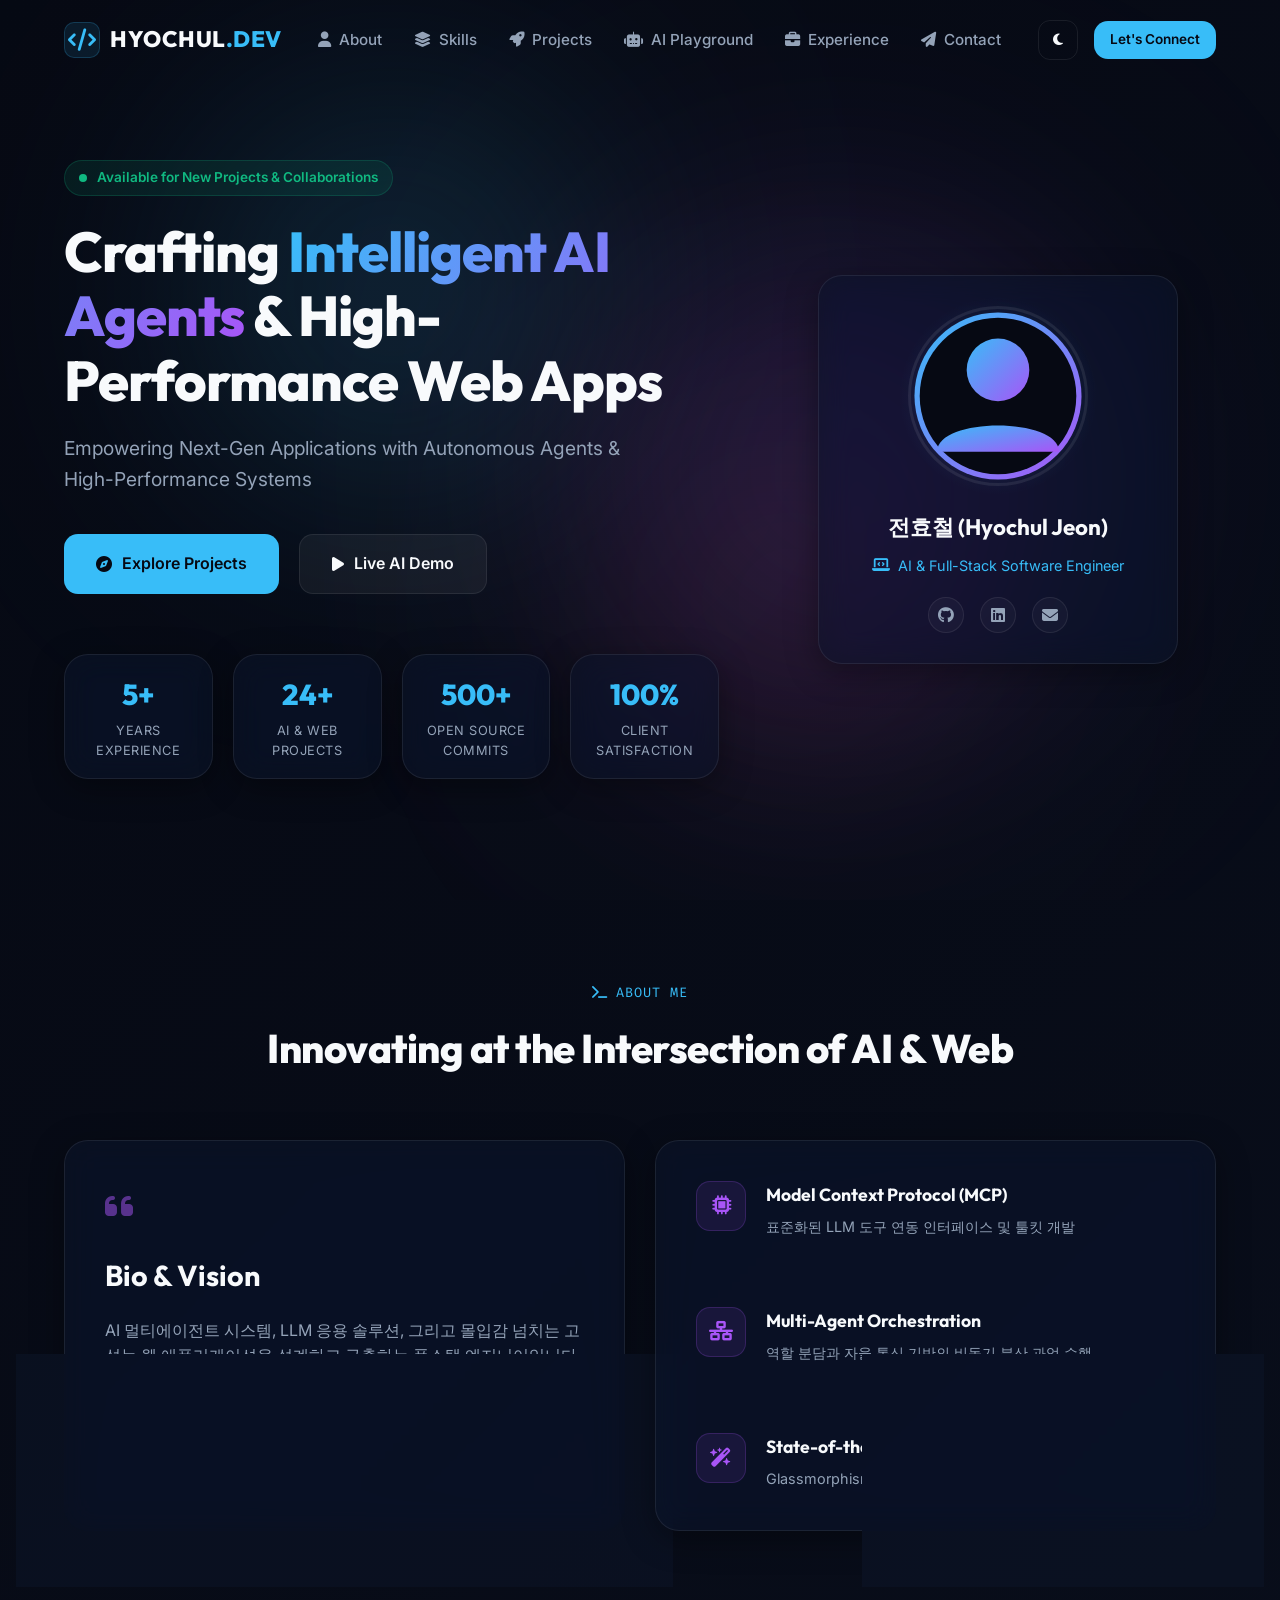
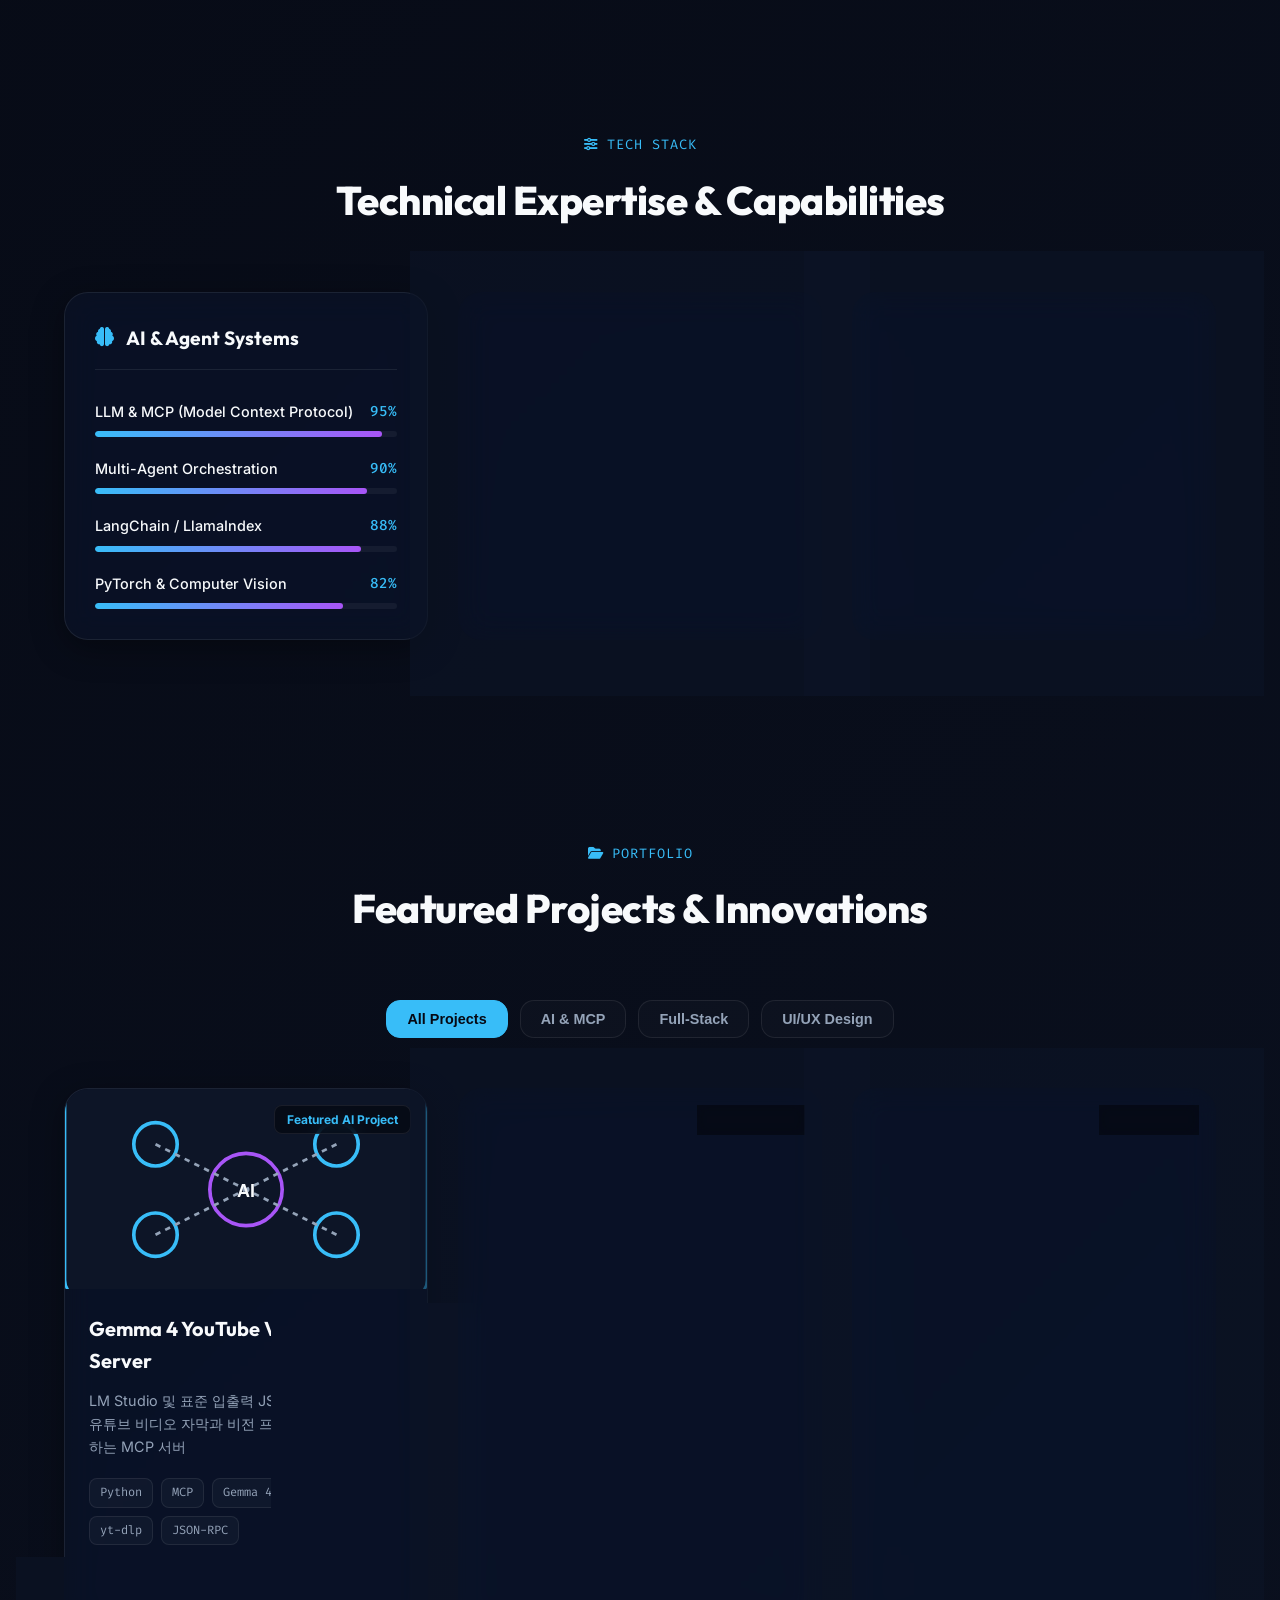
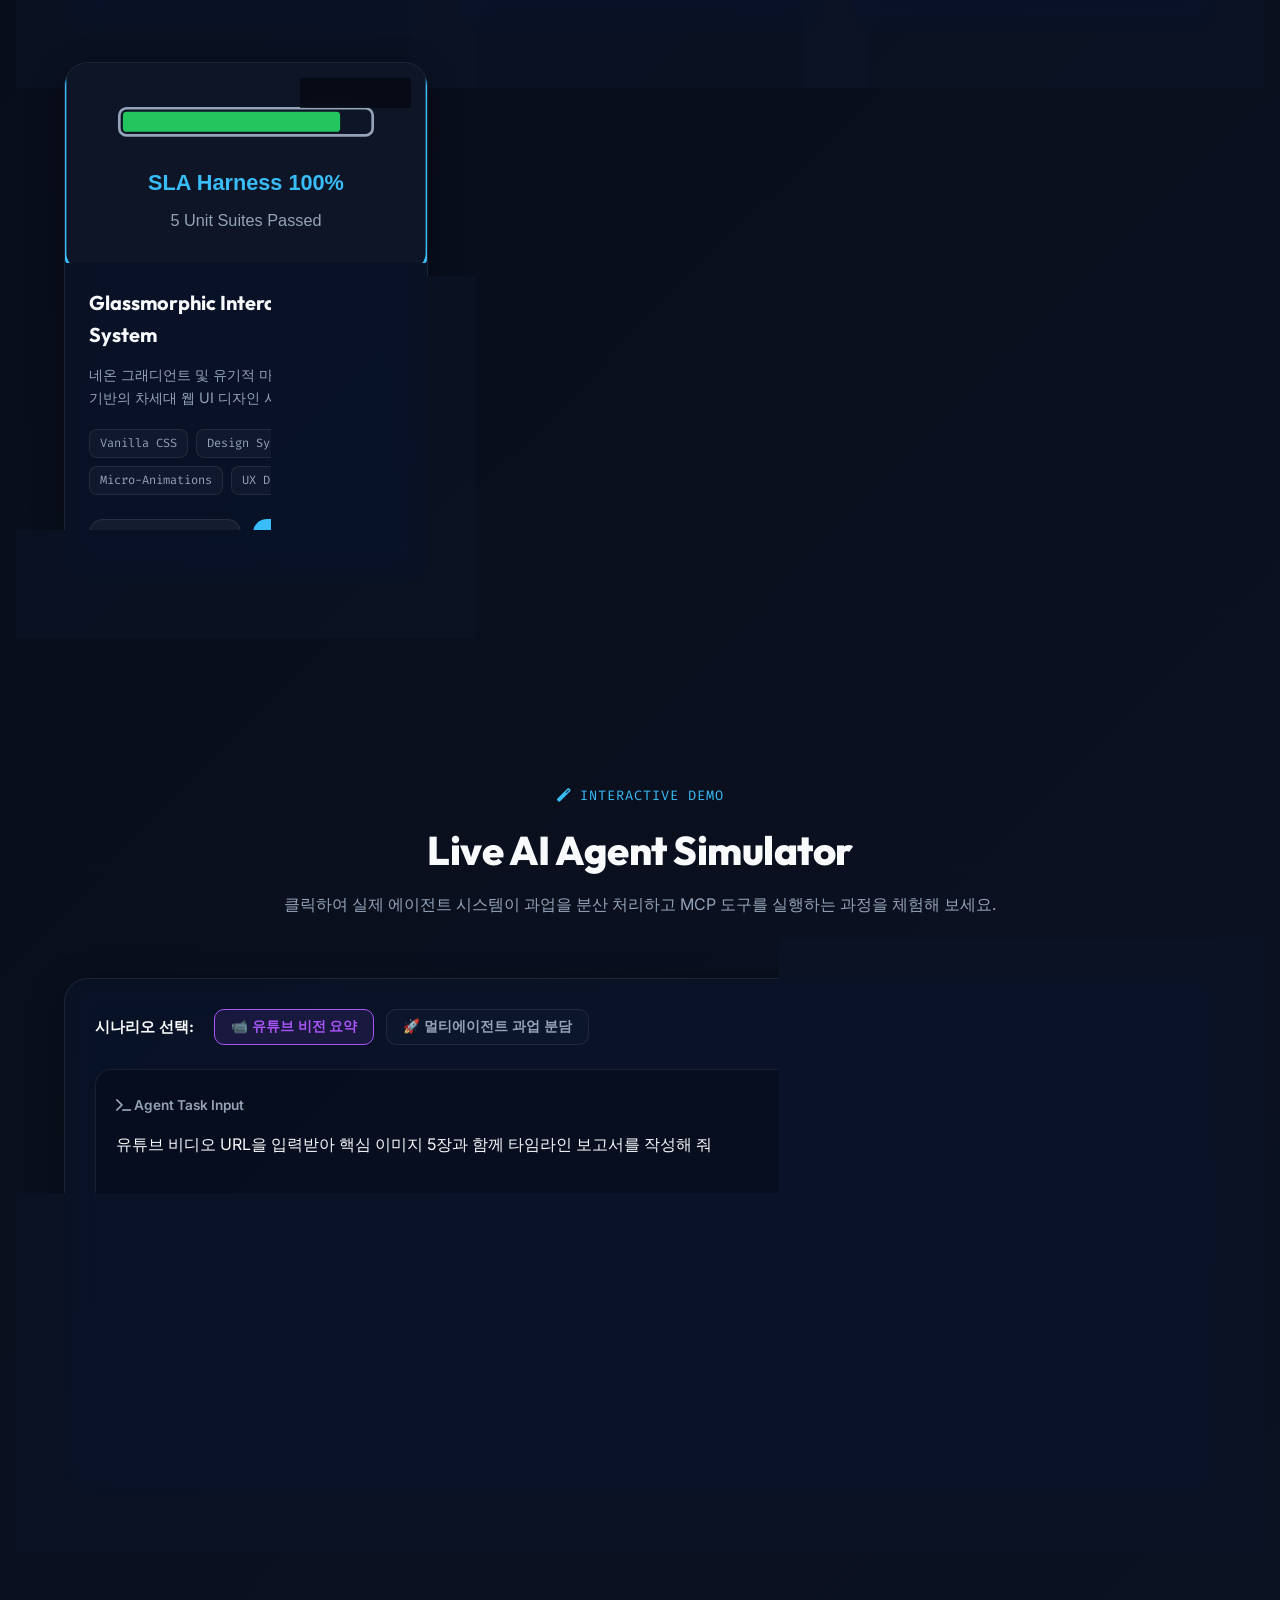
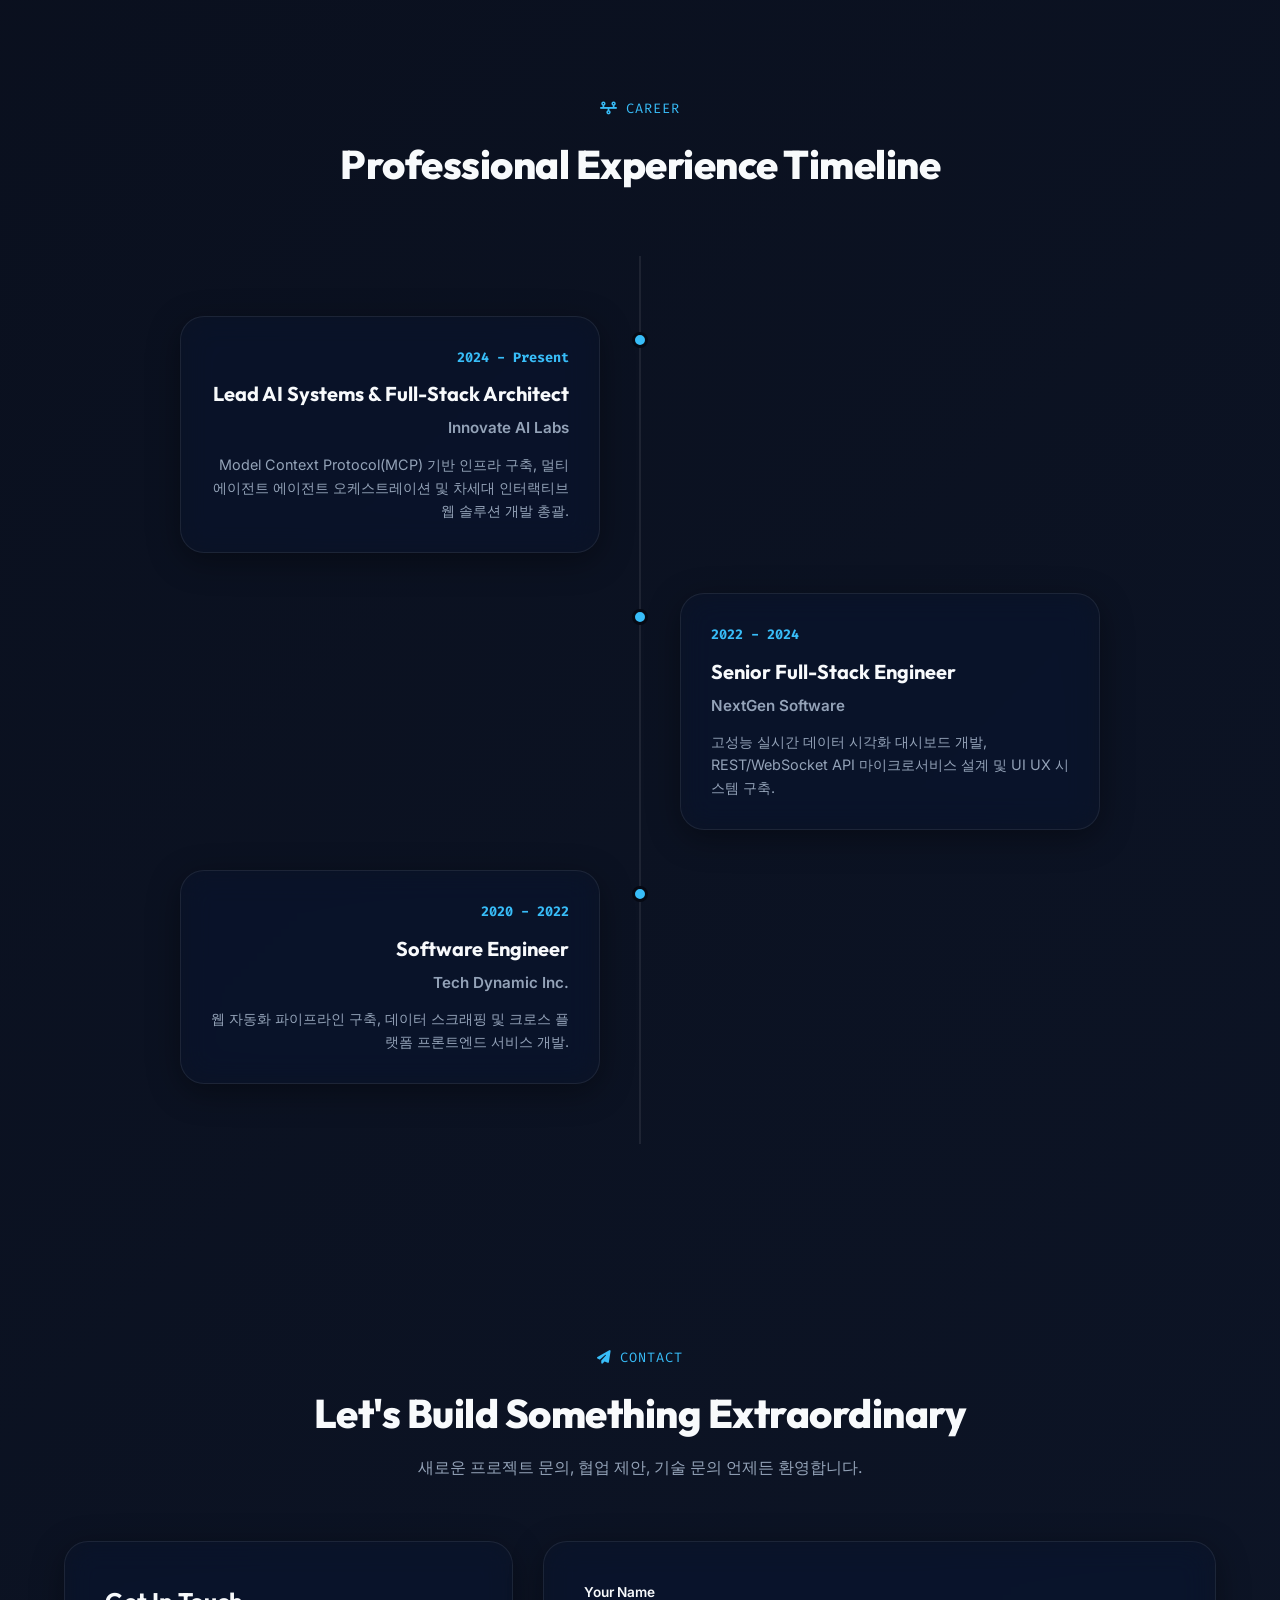
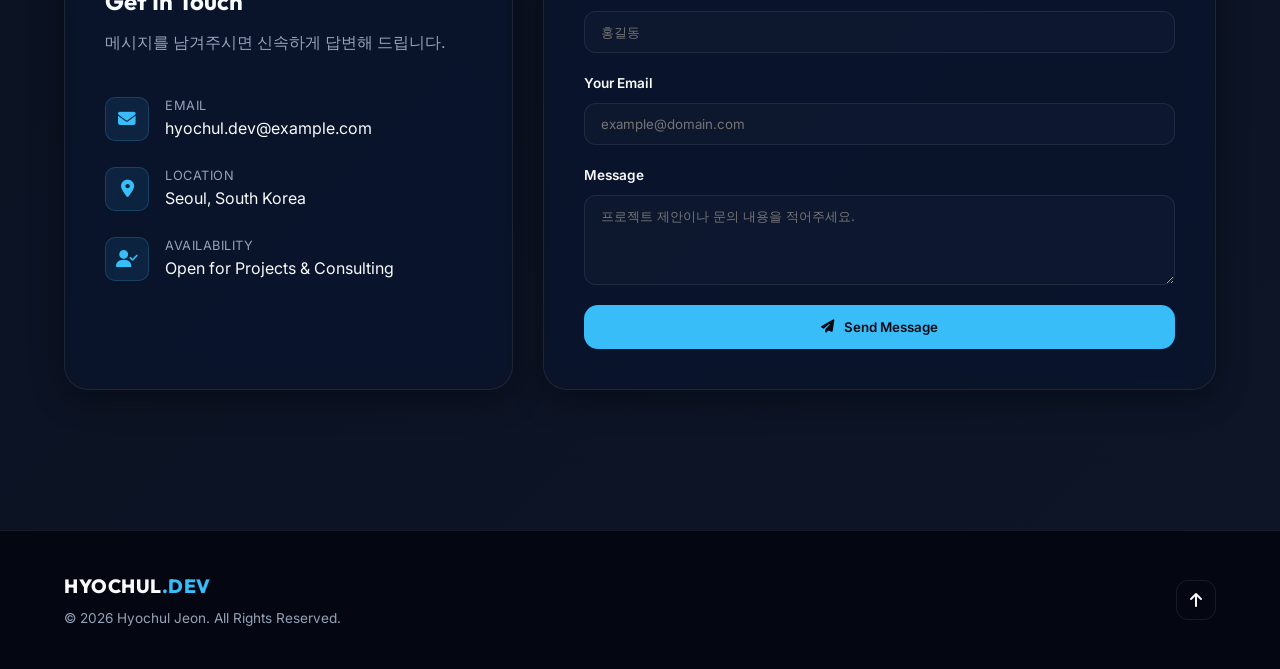
<file: index.html>
<!DOCTYPE html>
<html lang="ko">
<head>
  <meta charset="UTF-8">
  <meta name="viewport" content="width=device-width, initial-scale=1.0">
  <title>전효철 | AI & Full-Stack Software Engineer Portfolio</title>
  <meta name="description" content="AI 멀티에이전트 시스템, LLM 응용 솔루션, 고성능 웹 애플리케이션 포트폴리오 랜딩 페이지">
  <meta name="keywords" content="전효철, AI 엔지니어, 풀스택 개발자, MCP, Multi-Agent, Web Developer, Portfolio">
  
  <!-- Open Graph / Social Media Meta -->
  <meta property="og:title" content="전효철 | AI & Full-Stack Software Engineer">
  <meta property="og:description" content="AI 멀티에이전트 솔루션 & 차세대 풀스택 웹 포트폴리오">
  <meta property="og:type" content="website">

  <!-- Google Fonts -->
  <link rel="preconnect" href="https://fonts.googleapis.com">
  <link rel="preconnect" href="https://fonts.gstatic.com" crossorigin>
  <link href="https://fonts.googleapis.com/css2?family=Fira+Code:wght@400;500;600&family=Inter:wght@300;400;500;600;700;800&family=Outfit:wght@400;600;700;800&display=swap" rel="stylesheet">

  <!-- FontAwesome Icons -->
  <link rel="stylesheet" href="https://cdnjs.cloudflare.com/ajax/libs/font-awesome/6.5.1/css/all.min.css">

  <!-- Custom Styles -->
  <link rel="stylesheet" href="styles.css">
</head>
<body>

  <!-- Ambient Animated Background Glowing Orbs -->
  <div class="ambient-background">
    <div class="glow-orb orb-1"></div>
    <div class="glow-orb orb-2"></div>
    <div class="glow-orb orb-3"></div>
  </div>

  <!-- Navigation Bar -->
  <header class="navbar" id="navbar">
    <div class="nav-container">
      <a href="#hero" class="nav-brand">
        <span class="brand-icon"><i class="fa-solid fa-code"></i></span>
        <span class="brand-name">HYOCHUL<span class="brand-highlight">.DEV</span></span>
      </a>

      <nav class="nav-menu" id="nav-menu">
        <a href="#about" class="nav-link"><i class="fa-solid fa-user"></i> About</a>
        <a href="#skills" class="nav-link"><i class="fa-solid fa-layer-group"></i> Skills</a>
        <a href="#projects" class="nav-link"><i class="fa-solid fa-rocket"></i> Projects</a>
        <a href="#ai-demo" class="nav-link"><i class="fa-solid fa-robot"></i> AI Playground</a>
        <a href="#experience" class="nav-link"><i class="fa-solid fa-briefcase"></i> Experience</a>
        <a href="#contact" class="nav-link"><i class="fa-solid fa-paper-plane"></i> Contact</a>
      </nav>

      <div class="nav-actions">
        <button id="theme-toggle" class="icon-btn" title="Toggle Theme">
          <i class="fa-solid fa-moon"></i>
        </button>
        <a href="#contact" class="cta-btn primary-btn btn-sm">Let's Connect</a>
        <button id="mobile-toggle" class="icon-btn mobile-only" title="Toggle Menu">
          <i class="fa-solid fa-bars"></i>
        </button>
      </div>
    </div>
  </header>

  <main>
    <!-- HERO SECTION -->
    <section class="hero-section" id="hero">
      <div class="section-container hero-grid">
        <div class="hero-content">
          <div class="status-badge">
            <span class="pulse-dot"></span>
            <span id="status-text">Available for New Projects</span>
          </div>

          <h1 class="hero-title">
            Crafting <span class="gradient-text">Intelligent AI Agents</span> & High-Performance Web Apps
          </h1>

          <p class="hero-subtitle" id="hero-tagline">
            Empowering Next-Gen Applications with Autonomous Agents & High-Performance Systems
          </p>

          <div class="hero-cta-group">
            <a href="#projects" class="cta-btn primary-btn btn-lg">
              <i class="fa-solid fa-compass"></i> Explore Projects
            </a>
            <a href="#ai-demo" class="cta-btn glass-btn btn-lg">
              <i class="fa-solid fa-play"></i> Live AI Demo
            </a>
          </div>

          <!-- Stats Grid -->
          <div class="hero-stats" id="stats-grid">
            <!-- Dynamic stats rendered via JS -->
          </div>
        </div>

        <div class="hero-visual">
          <div class="avatar-card glass-panel">
            <div class="avatar-wrapper">
              <img id="profile-avatar" src="assets/avatar.svg" alt="전효철 Profile Avatar">
              <div class="avatar-glow"></div>
            </div>
            <div class="avatar-info">
              <h3 id="profile-name">전효철 (Hyochul Jeon)</h3>
              <p id="profile-role" class="role-text"><i class="fa-solid fa-laptop-code"></i> AI & Full-Stack Software Engineer</p>
              <div class="social-links" id="social-links-hero">
                <a href="https://github.com" target="_blank" title="GitHub"><i class="fa-brands fa-github"></i></a>
                <a href="https://linkedin.com" target="_blank" title="LinkedIn"><i class="fa-brands fa-linkedin"></i></a>
                <a href="mailto:hyochul.dev@example.com" title="Email"><i class="fa-solid fa-envelope"></i></a>
              </div>
            </div>
          </div>
        </div>
      </div>
    </section>

    <!-- ABOUT SECTION -->
    <section class="about-section" id="about">
      <div class="section-container">
        <div class="section-header">
          <span class="section-tag"><i class="fa-solid fa-terminal"></i> ABOUT ME</span>
          <h2 class="section-title">Innovating at the Intersection of AI & Web</h2>
        </div>

        <div class="about-grid">
          <div class="about-card glass-panel">
            <div class="card-icon"><i class="fa-solid fa-quote-left"></i></div>
            <h3 class="card-title">Bio & Vision</h3>
            <p id="profile-bio" class="about-text">
              AI 멀티에이전트 시스템, LLM 응용 솔루션, 그리고 몰입감 넘치는 고성능 웹 애플리케이션을 설계하고 구축하는 풀스택 엔지니어입니다.
            </p>
            <div class="info-badges">
              <span class="info-chip"><i class="fa-solid fa-location-dot"></i> Seoul, South Korea</span>
              <span class="info-chip"><i class="fa-solid fa-bolt"></i> Agentic Workflow Architect</span>
            </div>
          </div>

          <div class="about-features glass-panel">
            <div class="feature-item">
              <div class="feature-icon"><i class="fa-solid fa-microchip"></i></div>
              <div>
                <h4>Model Context Protocol (MCP)</h4>
                <p>표준화된 LLM 도구 연동 인터페이스 및 툴킷 개발</p>
              </div>
            </div>

            <div class="feature-item">
              <div class="feature-icon"><i class="fa-solid fa-network-wired"></i></div>
              <div>
                <h4>Multi-Agent Orchestration</h4>
                <p>역할 분담과 자율 통신 기반의 비동기 분산 과업 수행</p>
              </div>
            </div>

            <div class="feature-item">
              <div class="feature-icon"><i class="fa-solid fa-wand-magic-sparkles"></i></div>
              <div>
                <h4>State-of-the-Art UX/UI</h4>
                <p>Glassmorphism, 반응형 그리드 및 풍부한 마이크로 애니메이션</p>
              </div>
            </div>
          </div>
        </div>
      </div>
    </section>

    <!-- SKILLS SECTION -->
    <section class="skills-section" id="skills">
      <div class="section-container">
        <div class="section-header">
          <span class="section-tag"><i class="fa-solid fa-sliders"></i> TECH STACK</span>
          <h2 class="section-title">Technical Expertise & Capabilities</h2>
        </div>

        <div class="skills-container" id="skills-matrix">
          <!-- Dynamic Skills Grid rendered via JS -->
        </div>
      </div>
    </section>

    <!-- PROJECTS SECTION -->
    <section class="projects-section" id="projects">
      <div class="section-container">
        <div class="section-header">
          <span class="section-tag"><i class="fa-solid fa-folder-open"></i> PORTFOLIO</span>
          <h2 class="section-title">Featured Projects & Innovations</h2>
        </div>

        <!-- Project Filter Buttons -->
        <div class="filter-bar" id="project-filters">
          <button class="filter-btn active" data-filter="all">All Projects</button>
          <button class="filter-btn" data-filter="ai">AI & MCP</button>
          <button class="filter-btn" data-filter="fullstack">Full-Stack</button>
          <button class="filter-btn" data-filter="design">UI/UX Design</button>
        </div>

        <!-- Projects Grid -->
        <div class="projects-grid" id="projects-grid">
          <!-- Dynamic Project Cards rendered via JS -->
        </div>
      </div>
    </section>

    <!-- INTERACTIVE AI PLAYGROUND DEMO -->
    <section class="ai-demo-section" id="ai-demo">
      <div class="section-container">
        <div class="section-header">
          <span class="section-tag"><i class="fa-solid fa-wand-magic"></i> INTERACTIVE DEMO</span>
          <h2 class="section-title">Live AI Agent Simulator</h2>
          <p class="section-subtitle">클릭하여 실제 에이전트 시스템이 과업을 분산 처리하고 MCP 도구를 실행하는 과정을 체험해 보세요.</p>
        </div>

        <div class="ai-demo-card glass-panel">
          <div class="demo-controls">
            <label class="control-label">시나리오 선택:</label>
            <div class="scenario-buttons" id="scenario-selector">
              <!-- Dynamic buttons rendered via JS -->
            </div>
          </div>

          <div class="demo-prompt-box">
            <div class="prompt-header">
              <span><i class="fa-solid fa-terminal"></i> Agent Task Input</span>
              <button id="run-demo-btn" class="cta-btn primary-btn btn-sm">
                <i class="fa-solid fa-play"></i> Run Simulation
              </button>
            </div>
            <textarea id="demo-prompt-text" class="demo-textarea" readonly></textarea>
          </div>

          <div class="demo-execution-terminal">
            <div class="terminal-bar">
              <div class="terminal-dots">
                <span class="dot red"></span>
                <span class="dot yellow"></span>
                <span class="dot green"></span>
              </div>
              <span class="terminal-title">Agentic Workflow Terminal Output</span>
            </div>
            <div class="terminal-body" id="terminal-output">
              <div class="terminal-line placeholder">Press 'Run Simulation' to start agent workflow...</div>
            </div>
          </div>
        </div>
      </div>
    </section>

    <!-- EXPERIENCE SECTION -->
    <section class="experience-section" id="experience">
      <div class="section-container">
        <div class="section-header">
          <span class="section-tag"><i class="fa-solid fa-timeline"></i> CAREER</span>
          <h2 class="section-title">Professional Experience Timeline</h2>
        </div>

        <div class="timeline" id="experience-timeline">
          <!-- Dynamic timeline items rendered via JS -->
        </div>
      </div>
    </section>

    <!-- CONTACT SECTION -->
    <section class="contact-section" id="contact">
      <div class="section-container">
        <div class="section-header">
          <span class="section-tag"><i class="fa-solid fa-paper-plane"></i> CONTACT</span>
          <h2 class="section-title">Let's Build Something Extraordinary</h2>
          <p class="section-subtitle">새로운 프로젝트 문의, 협업 제안, 기술 문의 언제든 환영합니다.</p>
        </div>

        <div class="contact-grid">
          <div class="contact-info-card glass-panel">
            <h3>Get In Touch</h3>
            <p>메시지를 남겨주시면 신속하게 답변해 드립니다.</p>

            <div class="contact-list">
              <div class="contact-item">
                <div class="item-icon"><i class="fa-solid fa-envelope"></i></div>
                <div>
                  <span class="item-label">Email</span>
                  <a href="mailto:hyochul.dev@example.com" id="contact-email">hyochul.dev@example.com</a>
                </div>
              </div>

              <div class="contact-item">
                <div class="item-icon"><i class="fa-solid fa-location-dot"></i></div>
                <div>
                  <span class="item-label">Location</span>
                  <span>Seoul, South Korea</span>
                </div>
              </div>

              <div class="contact-item">
                <div class="item-icon"><i class="fa-solid fa-user-check"></i></div>
                <div>
                  <span class="item-label">Availability</span>
                  <span>Open for Projects & Consulting</span>
                </div>
              </div>
            </div>
          </div>

          <form class="contact-form glass-panel" id="contact-form">
            <div class="form-group">
              <label for="form-name">Your Name</label>
              <input type="text" id="form-name" placeholder="홍길동" required>
            </div>

            <div class="form-group">
              <label for="form-email">Your Email</label>
              <input type="email" id="form-email" placeholder="example@domain.com" required>
            </div>

            <div class="form-group">
              <label for="form-message">Message</label>
              <textarea id="form-message" rows="4" placeholder="프로젝트 제안이나 문의 내용을 적어주세요." required></textarea>
            </div>

            <button type="submit" class="cta-btn primary-btn btn-full">
              <i class="fa-solid fa-paper-plane"></i> Send Message
            </button>
          </form>
        </div>
      </div>
    </section>
  </main>

  <!-- FOOTER -->
  <footer class="footer">
    <div class="footer-container">
      <div class="footer-brand">
        <span>HYOCHUL<span class="brand-highlight">.DEV</span></span>
        <p>© 2026 Hyochul Jeon. All Rights Reserved.</p>
      </div>
      <div class="footer-back-top">
        <a href="#hero" class="icon-btn" title="Back to Top"><i class="fa-solid fa-arrow-up"></i></a>
      </div>
    </div>
  </footer>

  <!-- PROJECT DETAIL MODAL -->
  <div class="modal-backdrop" id="project-modal">
    <div class="modal-content glass-panel">
      <button class="modal-close" id="modal-close"><i class="fa-solid fa-xmark"></i></button>
      <div class="modal-body" id="modal-body-content">
        <!-- Dynamic Modal Content rendered via JS -->
      </div>
    </div>
  </div>

  <!-- TOAST NOTIFICATION CONTAINER -->
  <div class="toast-container" id="toast-container"></div>

  <!-- Scripts -->
  <script src="config.js"></script>
  <script src="app.js"></script>
</body>
</html>
</file>
<file: styles.css>
/* ==========================================================================
   DEVELOPER PORTFOLIO DESIGN SYSTEM
   Premium Glassmorphism & High-Contrast Typography
   ========================================================================== */

/* 1. VARIABLES & THEMING */
:root {
  --font-main: 'Inter', sans-serif;
  --font-heading: 'Outfit', sans-serif;
  --font-code: 'Fira Code', monospace;

  /* Theme: Dark Mode (Default) */
  --bg-gradient: linear-gradient(135deg, #060913 0%, #0d1527 100%);
  --panel-bg: rgba(13, 21, 39, 0.6);
  --panel-border: rgba(255, 255, 255, 0.08);
  --text-main: #f8fafc;
  --text-muted: #94a3b8;
  --primary-color: #38bdf8;       /* Neon Cyan */
  --primary-hover: #0ea5e9;
  --accent-color: #a855f7;        /* Purple Glow */
  --toast-bg: rgba(15, 23, 42, 0.9);
  --glass-shadow: 0 8px 32px 0 rgba(0, 0, 0, 0.37);
  --selection-bg: rgba(56, 189, 248, 0.3);
}

[data-theme="light"] {
  /* Theme: Light Mode */
  --bg-gradient: linear-gradient(135deg, #f1f5f9 0%, #cbd5e1 100%);
  --panel-bg: rgba(255, 255, 255, 0.6);
  --panel-border: rgba(15, 23, 42, 0.08);
  --text-main: #0f172a;
  --text-muted: #475569;
  --primary-color: #0284c7;       /* Deep Cyan */
  --primary-hover: #0369a1;
  --accent-color: #7c3aed;        /* Violet */
  --toast-bg: rgba(255, 255, 255, 0.95);
  --glass-shadow: 0 8px 32px 0 rgba(31, 38, 135, 0.08);
  --selection-bg: rgba(2, 132, 199, 0.2);
}

/* 2. BASE RESET & GENERAL */
* {
  box-sizing: border-box;
  margin: 0;
  padding: 0;
  transition: background-color 0.3s ease, border-color 0.3s ease, color 0.3s ease;
}

::selection {
  background-color: var(--selection-bg);
  color: inherit;
}

html {
  scroll-behavior: smooth;
}

body {
  font-family: var(--font-main);
  background: var(--bg-gradient);
  color: var(--text-main);
  min-height: 100vh;
  overflow-x: hidden;
  line-height: 1.6;
}

a {
  color: inherit;
  text-decoration: none;
}

li {
  list-style: none;
}

/* 3. AMBIENT BACKGROUND GLOW */
.ambient-background {
  position: fixed;
  top: 0;
  left: 0;
  width: 100vw;
  height: 100vh;
  z-index: -1;
  overflow: hidden;
  pointer-events: none;
}

.glow-orb {
  position: absolute;
  border-radius: 50%;
  filter: blur(120px);
  opacity: 0.15;
  mix-blend-mode: screen;
  animation: float 20s infinite alternate;
}

.orb-1 {
  top: 10%;
  left: 15%;
  width: 400px;
  height: 400px;
  background: var(--primary-color);
}

.orb-2 {
  bottom: 20%;
  right: 15%;
  width: 500px;
  height: 500px;
  background: var(--accent-color);
  animation-delay: -5s;
}

.orb-3 {
  top: 50%;
  left: 50%;
  width: 300px;
  height: 300px;
  background: #f43f5e;
  opacity: 0.1;
  animation-delay: -10s;
}

@keyframes float {
  0% { transform: translate(0, 0) scale(1); }
  100% { transform: translate(80px, 50px) scale(1.2); }
}

/* 4. GLASS PANEL UTILITY */
.glass-panel {
  background: var(--panel-bg);
  backdrop-filter: blur(16px) saturate(180%);
  -webkit-backdrop-filter: blur(16px) saturate(180%);
  border: 1px solid var(--panel-border);
  border-radius: 24px;
  box-shadow: var(--glass-shadow);
}

/* 5. NAVIGATION BAR */
.navbar {
  position: fixed;
  top: 0;
  left: 0;
  width: 100%;
  z-index: 100;
  padding: 20px 0;
  transition: all 0.3s ease;
}

.navbar.scrolled {
  padding: 12px 0;
  background: rgba(6, 9, 19, 0.7);
  backdrop-filter: blur(12px);
  border-bottom: 1px solid var(--panel-border);
}

.nav-container {
  max-width: 1200px;
  margin: 0 auto;
  padding: 0 24px;
  display: flex;
  justify-content: space-between;
  align-items: center;
}

.nav-brand {
  display: flex;
  align-items: center;
  gap: 10px;
  font-family: var(--font-heading);
  font-size: 1.4rem;
  font-weight: 800;
  letter-spacing: 0.5px;
}

.brand-icon {
  color: var(--primary-color);
  background: rgba(56, 189, 248, 0.1);
  width: 36px;
  height: 36px;
  display: flex;
  align-items: center;
  justify-content: center;
  border-radius: 10px;
  border: 1px solid rgba(56, 189, 248, 0.2);
}

.brand-highlight {
  color: var(--primary-color);
}

.nav-menu {
  display: flex;
  gap: 32px;
}

.nav-link {
  font-size: 0.95rem;
  font-weight: 500;
  color: var(--text-muted);
  display: flex;
  align-items: center;
  gap: 8px;
  transition: color 0.2s ease;
}

.nav-link:hover {
  color: var(--primary-color);
}

.nav-actions {
  display: flex;
  align-items: center;
  gap: 16px;
}

.icon-btn {
  background: transparent;
  border: 1px solid var(--panel-border);
  color: var(--text-main);
  width: 40px;
  height: 40px;
  border-radius: 12px;
  cursor: pointer;
  display: flex;
  align-items: center;
  justify-content: center;
  transition: all 0.2s ease;
}

.icon-btn:hover {
  background: rgba(255, 255, 255, 0.05);
  border-color: var(--primary-color);
  color: var(--primary-color);
}

/* 6. CTA BUTTONS */
.cta-btn {
  font-family: var(--font-main);
  font-weight: 600;
  border-radius: 14px;
  cursor: pointer;
  display: inline-flex;
  align-items: center;
  justify-content: center;
  gap: 10px;
  transition: all 0.3s cubic-bezier(0.4, 0, 0.2, 1);
}

.primary-btn {
  background: var(--primary-color);
  color: #060913 !important;
  border: none;
}

.primary-btn:hover {
  background: var(--primary-hover);
  transform: translateY(-2px);
  box-shadow: 0 8px 20px rgba(56, 189, 248, 0.4);
}

.glass-btn {
  background: rgba(255, 255, 255, 0.05);
  border: 1px solid var(--panel-border);
  color: var(--text-main);
}

.glass-btn:hover {
  background: rgba(255, 255, 255, 0.1);
  border-color: var(--primary-color);
  transform: translateY(-2px);
}

.btn-sm {
  padding: 8px 16px;
  font-size: 0.85rem;
}

.btn-lg {
  padding: 16px 32px;
  font-size: 1rem;
}

.btn-full {
  width: 100%;
  padding: 14px;
}

/* 7. HERO SECTION */
.hero-section {
  padding: 160px 0 100px;
  position: relative;
}

.section-container {
  max-width: 1200px;
  margin: 0 auto;
  padding: 0 24px;
}

.hero-grid {
  display: grid;
  grid-template-columns: 1.2fr 0.8fr;
  gap: 60px;
  align-items: center;
}

.status-badge {
  display: inline-flex;
  align-items: center;
  gap: 10px;
  background: rgba(16, 185, 129, 0.1);
  border: 1px solid rgba(16, 185, 129, 0.2);
  color: #10b981;
  padding: 6px 14px;
  border-radius: 99px;
  font-size: 0.85rem;
  font-weight: 600;
  margin-bottom: 24px;
}

.pulse-dot {
  width: 8px;
  height: 8px;
  background: #10b981;
  border-radius: 50%;
  box-shadow: 0 0 0 0 rgba(16, 185, 129, 0.7);
  animation: pulse 1.5s infinite;
}

@keyframes pulse {
  0% { transform: scale(0.95); box-shadow: 0 0 0 0 rgba(16, 185, 129, 0.7); }
  70% { transform: scale(1); box-shadow: 0 0 0 8px rgba(16, 185, 129, 0); }
  100% { transform: scale(0.95); box-shadow: 0 0 0 0 rgba(16, 185, 129, 0); }
}

.hero-title {
  font-family: var(--font-heading);
  font-size: 3.5rem;
  font-weight: 800;
  line-height: 1.15;
  margin-bottom: 20px;
  letter-spacing: -1px;
}

.gradient-text {
  background: linear-gradient(120deg, var(--primary-color), var(--accent-color));
  -webkit-background-clip: text;
  -webkit-text-fill-color: transparent;
}

.hero-subtitle {
  font-size: 1.2rem;
  color: var(--text-muted);
  margin-bottom: 40px;
  max-width: 600px;
}

.hero-cta-group {
  display: flex;
  gap: 20px;
  margin-bottom: 60px;
}

.hero-stats {
  display: grid;
  grid-template-columns: repeat(4, 1fr);
  gap: 20px;
}

.stat-card {
  padding: 16px;
  text-align: center;
}

.stat-value {
  font-family: var(--font-heading);
  font-size: 1.8rem;
  font-weight: 800;
  color: var(--primary-color);
  margin-bottom: 4px;
}

.stat-label {
  font-size: 0.8rem;
  color: var(--text-muted);
  text-transform: uppercase;
  letter-spacing: 0.5px;
}

/* AVATAR VISUAL */
.hero-visual {
  display: flex;
  justify-content: center;
}

.avatar-card {
  padding: 30px;
  width: 100%;
  max-width: 360px;
  text-align: center;
}

.avatar-wrapper {
  position: relative;
  width: 180px;
  height: 180px;
  margin: 0 auto 24px;
}

.avatar-wrapper img {
  width: 100%;
  height: 100%;
  border-radius: 50%;
  object-fit: cover;
  border: 3px solid var(--panel-border);
}

.avatar-glow {
  position: absolute;
  top: -10px;
  left: -10px;
  width: 200px;
  height: 200px;
  background: radial-gradient(circle, var(--primary-color) 0%, transparent 70%);
  opacity: 0.2;
  z-index: -1;
  border-radius: 50%;
  animation: float-slow 4s infinite alternate;
}

@keyframes float-slow {
  0% { transform: translateY(0); }
  100% { transform: translateY(10px); }
}

.avatar-info h3 {
  font-family: var(--font-heading);
  font-size: 1.4rem;
  font-weight: 700;
  margin-bottom: 8px;
}

.role-text {
  font-size: 0.9rem;
  color: var(--primary-color);
  margin-bottom: 20px;
  display: flex;
  align-items: center;
  justify-content: center;
  gap: 8px;
}

.social-links {
  display: flex;
  justify-content: center;
  gap: 16px;
}

.social-links a {
  width: 36px;
  height: 36px;
  border-radius: 50%;
  background: rgba(255, 255, 255, 0.03);
  border: 1px solid var(--panel-border);
  display: flex;
  align-items: center;
  justify-content: center;
  color: var(--text-muted);
  transition: all 0.2s ease;
}

.social-links a:hover {
  background: var(--primary-color);
  color: #060913;
  border-color: var(--primary-color);
}

/* 8. SECTION HEADERS */
.section-header {
  text-align: center;
  margin-bottom: 60px;
}

.section-tag {
  display: inline-flex;
  align-items: center;
  gap: 8px;
  font-family: var(--font-code);
  font-size: 0.85rem;
  color: var(--primary-color);
  text-transform: uppercase;
  margin-bottom: 12px;
  letter-spacing: 1px;
}

.section-title {
  font-family: var(--font-heading);
  font-size: 2.5rem;
  font-weight: 800;
  letter-spacing: -0.5px;
}

/* 9. ABOUT SECTION */
.about-section {
  padding: 100px 0;
}

.about-grid {
  display: grid;
  grid-template-columns: 1fr 1fr;
  gap: 30px;
}

.about-card {
  padding: 40px;
  display: flex;
  flex-direction: column;
  justify-content: center;
}

.card-icon {
  font-size: 2rem;
  color: var(--accent-color);
  margin-bottom: 20px;
  opacity: 0.5;
}

.card-title {
  font-family: var(--font-heading);
  font-size: 1.8rem;
  font-weight: 700;
  margin-bottom: 20px;
}

.about-text {
  color: var(--text-muted);
  margin-bottom: 30px;
}

.info-badges {
  display: flex;
  flex-wrap: wrap;
  gap: 12px;
}

.info-chip {
  background: rgba(255, 255, 255, 0.03);
  border: 1px solid var(--panel-border);
  padding: 8px 16px;
  border-radius: 12px;
  font-size: 0.85rem;
  display: flex;
  align-items: center;
  gap: 8px;
}

.about-features {
  padding: 40px;
  display: flex;
  flex-direction: column;
  justify-content: space-between;
  gap: 30px;
}

.feature-item {
  display: flex;
  gap: 20px;
}

.feature-icon {
  background: rgba(168, 85, 247, 0.1);
  border: 1px solid rgba(168, 85, 247, 0.2);
  width: 50px;
  height: 50px;
  border-radius: 14px;
  display: flex;
  align-items: center;
  justify-content: center;
  color: var(--accent-color);
  font-size: 1.2rem;
  flex-shrink: 0;
}

.feature-item h4 {
  font-family: var(--font-heading);
  font-size: 1.1rem;
  font-weight: 700;
  margin-bottom: 6px;
}

.feature-item p {
  font-size: 0.9rem;
  color: var(--text-muted);
}

/* 10. SKILLS SECTION */
.skills-section {
  padding: 100px 0;
}

.skills-container {
  display: grid;
  grid-template-columns: repeat(3, 1fr);
  gap: 30px;
}

.skills-category {
  padding: 30px;
}

.category-header {
  display: flex;
  align-items: center;
  gap: 12px;
  margin-bottom: 30px;
  padding-bottom: 16px;
  border-bottom: 1px solid var(--panel-border);
}

.category-header i {
  color: var(--primary-color);
  font-size: 1.2rem;
}

.category-header h3 {
  font-family: var(--font-heading);
  font-size: 1.2rem;
  font-weight: 700;
}

.skills-list {
  display: flex;
  flex-direction: column;
  gap: 20px;
}

.skill-item {
  display: flex;
  flex-direction: column;
  gap: 8px;
}

.skill-info {
  display: flex;
  justify-content: space-between;
  font-size: 0.9rem;
  font-weight: 500;
}

.skill-name {
  color: var(--text-main);
}

.skill-percent {
  color: var(--primary-color);
  font-family: var(--font-code);
}

.progress-bar-bg {
  width: 100%;
  height: 6px;
  background: rgba(255, 255, 255, 0.05);
  border-radius: 99px;
  overflow: hidden;
}

.progress-bar {
  height: 100%;
  background: linear-gradient(90deg, var(--primary-color), var(--accent-color));
  border-radius: 99px;
}

/* 11. PROJECTS SECTION */
.projects-section {
  padding: 100px 0;
}

.filter-bar {
  display: flex;
  justify-content: center;
  gap: 12px;
  margin-bottom: 50px;
}

.filter-btn {
  background: rgba(255, 255, 255, 0.02);
  border: 1px solid var(--panel-border);
  color: var(--text-muted);
  padding: 10px 20px;
  border-radius: 14px;
  cursor: pointer;
  font-weight: 600;
  font-size: 0.9rem;
  transition: all 0.2s ease;
}

.filter-btn:hover, .filter-btn.active {
  background: var(--primary-color);
  color: #060913;
  border-color: var(--primary-color);
}

.projects-grid {
  display: grid;
  grid-template-columns: repeat(3, 1fr);
  gap: 30px;
}

.project-card {
  overflow: hidden;
  display: flex;
  flex-direction: column;
  height: 100%;
}

.project-image-wrapper {
  position: relative;
  width: 100%;
  height: 200px;
  overflow: hidden;
}

.project-img {
  width: 100%;
  height: 100%;
  object-fit: cover;
  transition: transform 0.5s ease;
}

.project-card:hover .project-img {
  transform: scale(1.05);
}

.project-badge {
  position: absolute;
  top: 16px;
  right: 16px;
  background: rgba(6, 9, 19, 0.8);
  backdrop-filter: blur(8px);
  border: 1px solid var(--panel-border);
  padding: 4px 12px;
  border-radius: 8px;
  font-size: 0.75rem;
  font-weight: 700;
  color: var(--primary-color);
}

.project-content {
  padding: 24px;
  display: flex;
  flex-direction: column;
  flex-grow: 1;
}

.project-title {
  font-family: var(--font-heading);
  font-size: 1.25rem;
  font-weight: 700;
  margin-bottom: 12px;
}

.project-summary {
  font-size: 0.9rem;
  color: var(--text-muted);
  margin-bottom: 20px;
  flex-grow: 1;
}

.project-tags {
  display: flex;
  flex-wrap: wrap;
  gap: 8px;
  margin-bottom: 24px;
}

.tag-chip {
  background: rgba(255, 255, 255, 0.03);
  border: 1px solid var(--panel-border);
  color: var(--text-muted);
  font-family: var(--font-code);
  font-size: 0.75rem;
  padding: 4px 10px;
  border-radius: 8px;
}

.project-actions {
  display: flex;
  justify-content: space-between;
  gap: 12px;
}

.project-actions button, .project-actions a {
  flex: 1;
}

/* 12. INTERACTIVE AI PLAYGROUND */
.ai-demo-section {
  padding: 100px 0;
}

.section-subtitle {
  color: var(--text-muted);
  margin-top: 10px;
}

.ai-demo-card {
  margin-top: 40px;
  padding: 30px;
}

.demo-controls {
  display: flex;
  align-items: center;
  gap: 20px;
  margin-bottom: 24px;
}

.control-label {
  font-weight: 700;
  font-size: 0.95rem;
}

.scenario-buttons {
  display: flex;
  gap: 12px;
}

.scenario-btn {
  background: rgba(255, 255, 255, 0.02);
  border: 1px solid var(--panel-border);
  color: var(--text-muted);
  padding: 8px 16px;
  border-radius: 10px;
  cursor: pointer;
  font-size: 0.85rem;
  font-weight: 600;
}

.scenario-btn.active {
  background: rgba(168, 85, 247, 0.1);
  border-color: var(--accent-color);
  color: var(--accent-color);
}

.demo-prompt-box {
  background: rgba(0, 0, 0, 0.2);
  border: 1px solid var(--panel-border);
  border-radius: 16px;
  padding: 20px;
  margin-bottom: 24px;
}

.prompt-header {
  display: flex;
  justify-content: space-between;
  align-items: center;
  margin-bottom: 12px;
  font-size: 0.85rem;
  color: var(--text-muted);
  font-weight: 600;
}

.demo-textarea {
  width: 100%;
  background: transparent;
  border: none;
  color: var(--text-main);
  font-size: 1rem;
  font-family: var(--font-main);
  resize: none;
  outline: none;
  min-height: 50px;
}

.demo-execution-terminal {
  border-radius: 16px;
  overflow: hidden;
  border: 1px solid var(--panel-border);
}

.terminal-bar {
  background: rgba(0, 0, 0, 0.4);
  padding: 12px 20px;
  display: flex;
  align-items: center;
  gap: 16px;
  border-bottom: 1px solid var(--panel-border);
}

.terminal-dots {
  display: flex;
  gap: 6px;
}

.dot {
  width: 10px;
  height: 10px;
  border-radius: 50%;
}

.dot.red { background: #ef4444; }
.dot.yellow { background: #eab308; }
.dot.green { background: #22c55e; }

.terminal-title {
  font-family: var(--font-code);
  font-size: 0.8rem;
  color: var(--text-muted);
}

.terminal-body {
  background: #040711;
  padding: 20px;
  min-height: 180px;
  max-height: 250px;
  overflow-y: auto;
  font-family: var(--font-code);
  font-size: 0.9rem;
  display: flex;
  flex-direction: column;
  gap: 10px;
}

.terminal-line {
  color: var(--text-muted);
}

.terminal-line.placeholder {
  opacity: 0.5;
  font-style: italic;
}

.terminal-info {
  color: var(--primary-color);
}

.terminal-success {
  color: #22c55e;
}

.fade-in {
  animation: fadeIn 0.4s ease forwards;
}

@keyframes fadeIn {
  from { opacity: 0; transform: translateY(4px); }
  to { opacity: 1; transform: translateY(0); }
}

/* 13. CAREER TIMELINE */
.experience-section {
  padding: 100px 0;
}

.timeline {
  position: relative;
  max-width: 1000px;
  margin: 0 auto;
  padding: 40px 0;
}

.timeline::before {
  content: '';
  position: absolute;
  top: 0;
  bottom: 0;
  left: 50%;
  width: 2px;
  background: var(--panel-border);
  transform: translateX(-50%);
}

.timeline-item {
  width: 50%;
  position: relative;
  padding: 20px 40px;
}

.timeline-item.left {
  left: 0;
  text-align: right;
}

.timeline-item.right {
  left: 50%;
}

.timeline-dot {
  position: absolute;
  top: 36px;
  width: 16px;
  height: 16px;
  border-radius: 50%;
  background: var(--primary-color);
  border: 3px solid #060913;
  z-index: 10;
}

.timeline-item.left .timeline-dot {
  right: -8px;
}

.timeline-item.right .timeline-dot {
  left: -8px;
}

.timeline-content {
  padding: 30px;
}

.timeline-period {
  font-family: var(--font-code);
  font-size: 0.85rem;
  color: var(--primary-color);
  font-weight: 700;
  margin-bottom: 10px;
  display: block;
}

.timeline-role {
  font-family: var(--font-heading);
  font-size: 1.25rem;
  font-weight: 700;
  margin-bottom: 6px;
}

.timeline-company {
  font-size: 0.95rem;
  color: var(--text-muted);
  font-weight: 600;
  margin-bottom: 12px;
  display: block;
}

.timeline-desc {
  font-size: 0.9rem;
  color: var(--text-muted);
}

/* 14. CONTACT SECTION */
.contact-section {
  padding: 100px 0 140px;
}

.contact-grid {
  display: grid;
  grid-template-columns: 0.8fr 1.2fr;
  gap: 30px;
  margin-top: 50px;
}

.contact-info-card {
  padding: 40px;
}

.contact-info-card h3 {
  font-family: var(--font-heading);
  font-size: 1.5rem;
  font-weight: 700;
  margin-bottom: 10px;
}

.contact-info-card p {
  color: var(--text-muted);
  margin-bottom: 40px;
}

.contact-list {
  display: flex;
  flex-direction: column;
  gap: 24px;
}

.contact-item {
  display: flex;
  gap: 16px;
  align-items: center;
}

.item-icon {
  background: rgba(56, 189, 248, 0.1);
  border: 1px solid rgba(56, 189, 248, 0.2);
  width: 44px;
  height: 44px;
  border-radius: 10px;
  display: flex;
  align-items: center;
  justify-content: center;
  color: var(--primary-color);
  font-size: 1.1rem;
}

.item-label {
  font-size: 0.8rem;
  color: var(--text-muted);
  text-transform: uppercase;
  letter-spacing: 0.5px;
  display: block;
}

.contact-item a:hover {
  color: var(--primary-color);
}

.contact-form {
  padding: 40px;
  display: flex;
  flex-direction: column;
  gap: 20px;
}

.form-group {
  display: flex;
  flex-direction: column;
  gap: 8px;
}

.form-group label {
  font-size: 0.85rem;
  font-weight: 600;
}

.form-group input, .form-group textarea {
  background: rgba(255, 255, 255, 0.02);
  border: 1px solid var(--panel-border);
  color: var(--text-main);
  border-radius: 12px;
  padding: 12px 16px;
  font-family: var(--font-main);
  outline: none;
}

.form-group input:focus, .form-group textarea:focus {
  border-color: var(--primary-color);
  background: rgba(255, 255, 255, 0.05);
}

/* 15. FOOTER */
.footer {
  background: #040711;
  padding: 40px 0;
  border-top: 1px solid var(--panel-border);
}

.footer-container {
  max-width: 1200px;
  margin: 0 auto;
  padding: 0 24px;
  display: flex;
  justify-content: space-between;
  align-items: center;
}

.footer-brand span {
  font-family: var(--font-heading);
  font-size: 1.2rem;
  font-weight: 800;
  letter-spacing: 0.5px;
}

.footer-brand p {
  font-size: 0.85rem;
  color: var(--text-muted);
  margin-top: 6px;
}

/* 16. MODAL STYLING */
.modal-backdrop {
  position: fixed;
  top: 0;
  left: 0;
  width: 100vw;
  height: 100vh;
  z-index: 200;
  background: rgba(6, 9, 19, 0.8);
  backdrop-filter: blur(12px);
  opacity: 0;
  pointer-events: none;
  transition: opacity 0.3s ease;
  display: flex;
  align-items: center;
  justify-content: center;
}

.modal-backdrop.active {
  opacity: 1;
  pointer-events: all;
}

.modal-content {
  width: 90%;
  max-width: 800px;
  padding: 40px;
  position: relative;
  transform: translateY(20px);
  transition: transform 0.3s ease;
}

.modal-backdrop.active .modal-content {
  transform: translateY(0);
}

.modal-close {
  position: absolute;
  top: 24px;
  right: 24px;
  background: transparent;
  border: none;
  color: var(--text-muted);
  font-size: 1.5rem;
  cursor: pointer;
  transition: color 0.2s ease;
}

.modal-close:hover {
  color: var(--primary-color);
}

.modal-grid {
  display: grid;
  grid-template-columns: 1fr 1.2fr;
  gap: 40px;
  align-items: center;
}

.modal-visual img {
  width: 100%;
  border-radius: 16px;
}

.modal-details h2 {
  font-family: var(--font-heading);
  font-size: 1.8rem;
  font-weight: 800;
  margin-bottom: 8px;
}

.modal-desc {
  color: var(--text-muted);
  font-size: 0.95rem;
  line-height: 1.6;
  margin-top: 20px;
}

.modal-actions-group {
  display: flex;
  gap: 16px;
}

.modal-actions-group a {
  flex: 1;
}

/* 17. TOAST NOTIFICATION */
.toast-container {
  position: fixed;
  bottom: 40px;
  right: 40px;
  z-index: 300;
  display: flex;
  flex-direction: column;
  gap: 12px;
}

.toast {
  padding: 16px 24px;
  background: var(--toast-bg);
  color: var(--text-main);
  font-size: 0.9rem;
  font-weight: 500;
  box-shadow: 0 10px 30px rgba(0,0,0,0.5);
  display: flex;
  align-items: center;
  gap: 12px;
  pointer-events: none;
}

/* 18. RESPONSIVE DESIGN */
@media (max-width: 1024px) {
  .hero-grid {
    grid-template-columns: 1fr;
    gap: 40px;
    text-align: center;
  }
  
  .hero-content {
    order: 2;
  }
  
  .hero-visual {
    order: 1;
  }
  
  .hero-subtitle {
    margin-left: auto;
    margin-right: auto;
  }
  
  .hero-cta-group {
    justify-content: center;
  }
  
  .skills-container, .projects-grid {
    grid-template-columns: repeat(2, 1fr);
  }
  
  .about-grid, .contact-grid {
    grid-template-columns: 1fr;
  }
  
  .timeline::before {
    left: 24px;
  }
  
  .timeline-item {
    width: 100%;
    left: 0 !important;
    text-align: left !important;
    padding-left: 56px;
    padding-right: 0;
  }
  
  .timeline-dot {
    left: 16px !important;
  }
}

@media (max-width: 768px) {
  .nav-menu {
    position: fixed;
    top: 80px;
    left: -100%;
    width: 100%;
    height: calc(100vh - 80px);
    background: rgba(6, 9, 19, 0.95);
    backdrop-filter: blur(12px);
    flex-direction: column;
    padding: 40px;
    gap: 24px;
    transition: left 0.3s ease;
  }
  
  .nav-menu.active {
    left: 0;
  }
  
  .mobile-only {
    display: flex !important;
  }
  
  .navbar .cta-btn {
    display: none;
  }
  
  .skills-container, .projects-grid {
    grid-template-columns: 1fr;
  }
  
  .hero-title {
    font-size: 2.8rem;
  }
  
  .hero-stats {
    grid-template-columns: repeat(2, 1fr);
  }
  
  .modal-grid {
    grid-template-columns: 1fr;
    gap: 20px;
  }
  
  .demo-controls {
    flex-direction: column;
    align-items: flex-start;
  }
  
  .scenario-buttons {
    flex-wrap: wrap;
  }
}

.mobile-only {
  display: none;
}
</file>
